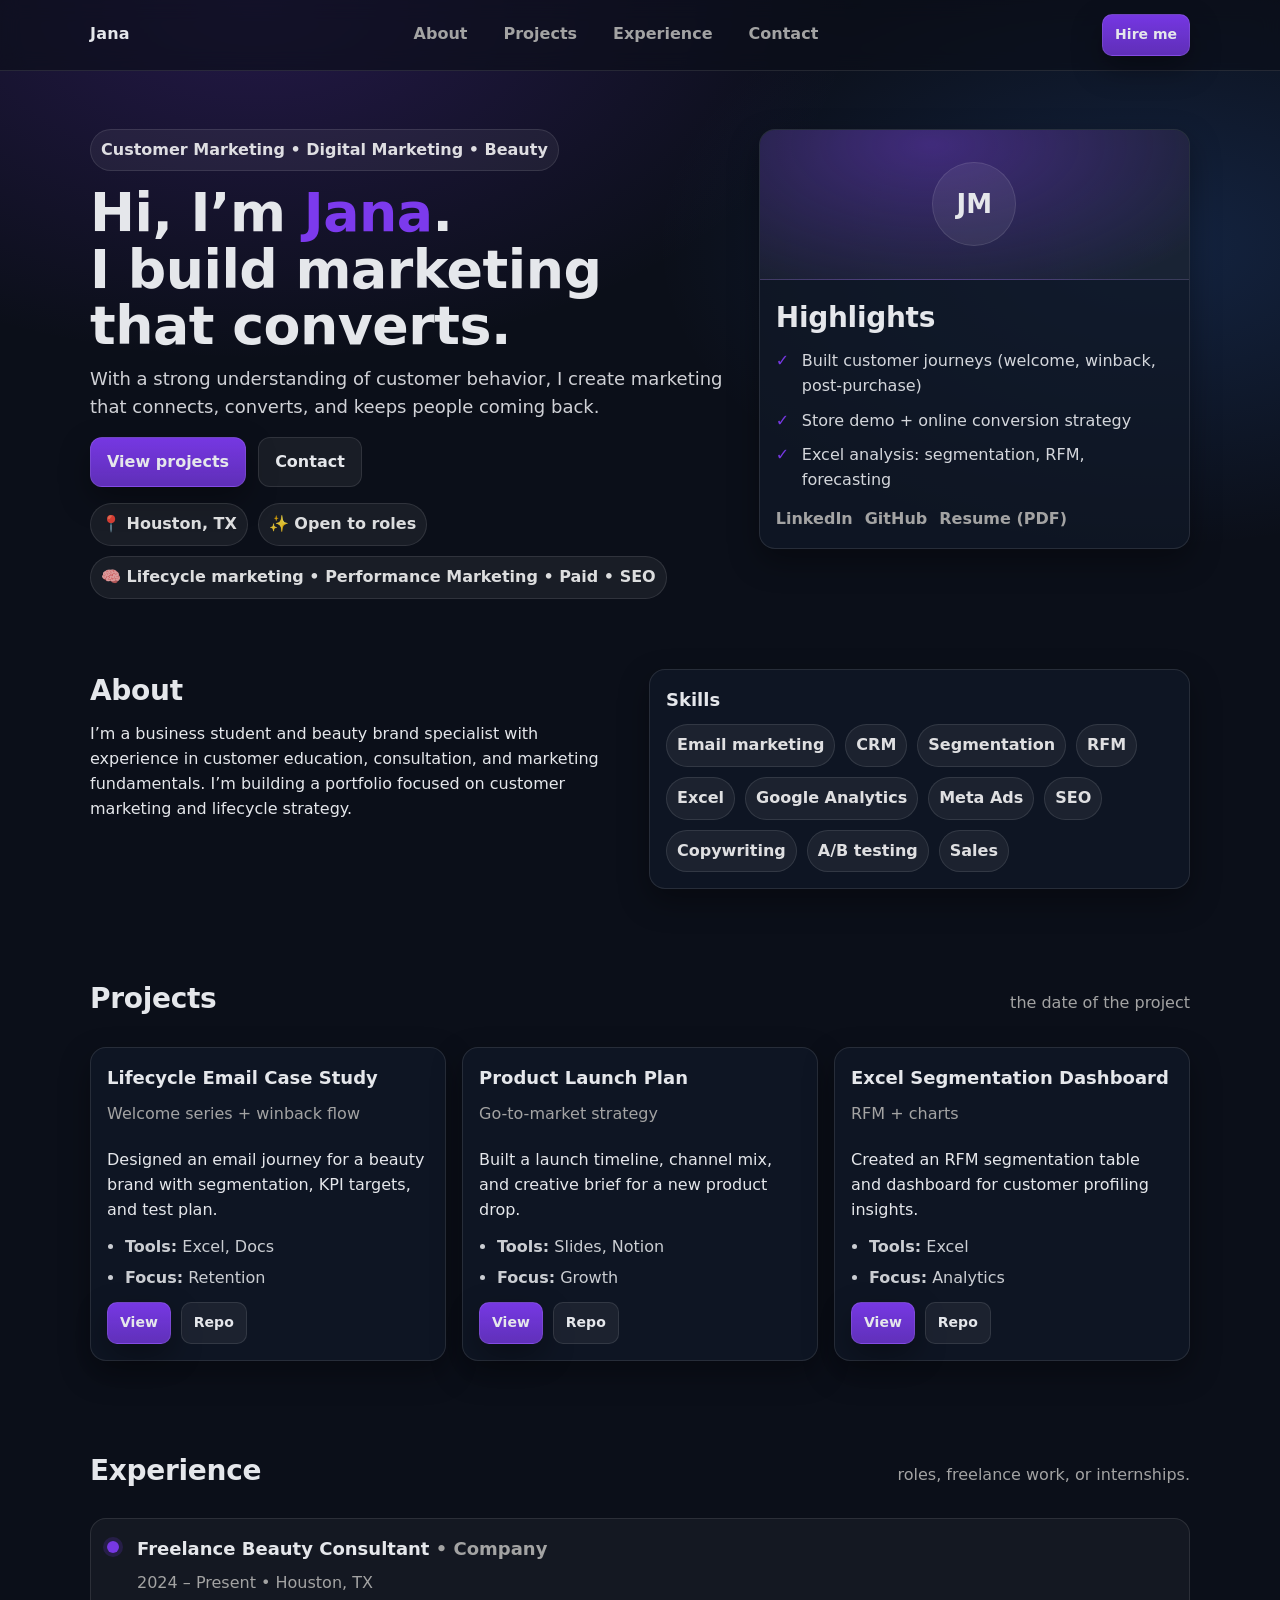
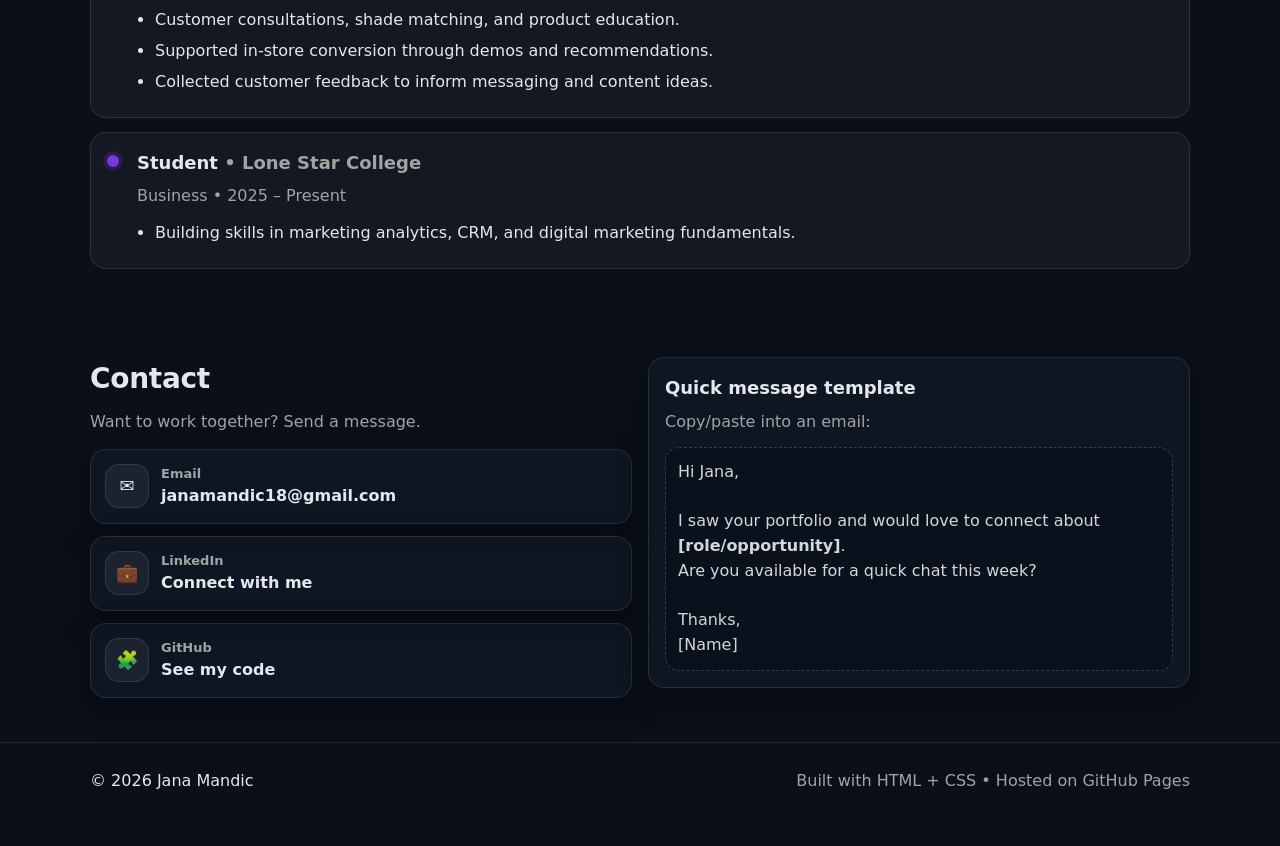
<file: index.html>
<!doctype html>
<html lang="en">
<head>
  <meta charset="utf-8" />
  <meta name="viewport" content="width=device-width, initial-scale=1" />
  <meta name="description" content="Portfolio website" />
  <title>Jana Mandic | Portfolio</title>
  <link rel="stylesheet" href="style.css" />
</head>

<body>
  <!-- Header / Nav -->
  <header class="site-header">
    <div class="container nav">
      <a class="logo" href="#top" id="top">Jana</a>

      <nav class="nav-links" aria-label="Primary">
        <a href="#about">About</a>
        <a href="#projects">Projects</a>
        <a href="#experience">Experience</a>
        <a href="#contact">Contact</a>
      </nav>

      <a class="btn btn-small" href="#contact">Hire me</a>
    </div>
  </header>

  <!-- Hero -->
  <main>
    <section class="hero">
      <div class="container hero-grid">
        <div>
          <p class="tag">Customer Marketing • Digital Marketing • Beauty</p>
          <h1>Hi, I’m <span class="accent">Jana</span>.<br/>I build marketing that converts.</h1>
          <p class="lead">
            With a strong understanding of customer behavior, I create marketing that connects, converts, and keeps people coming back.
          </p>

          <div class="hero-actions">
            <a class="btn" href="#projects">View projects</a>
            <a class="btn btn-ghost" href="#contact">Contact</a>
          </div>

          <div class="quick-info">
            <div class="pill">📍 Houston, TX</div>
            <div class="pill">✨ Open to roles</div>
            <div class="pill">🧠 Lifecycle marketing • Performance Marketing • Paid • SEO</div>
          </div>
        </div>

        <div class="hero-card">
          <div class="avatar" aria-hidden="true">
            <!-- Replace with your photo if you want:
                 <img src="assets/me.jpg" alt="Your Name"> -->
            <span>JM</span>
          </div>

          <div class="card-body">
            <h2 class="card-title">Highlights</h2>
            <ul class="checklist">
              <li>Built customer journeys (welcome, winback, post-purchase)</li>
              <li>Store demo + online conversion strategy</li>
              <li>Excel analysis: segmentation, RFM, forecasting</li>
            </ul>

            <div class="card-links">
              <a href="https://www.linkedin.com/" target="_blank" rel="noreferrer">LinkedIn</a>
              <a href="https://github.com/" target="_blank" rel="noreferrer">GitHub</a>
              <a href="#" target="_blank" rel="noreferrer">Resume (PDF)</a>
            </div>
          </div>
        </div>
      </div>
    </section>

    <!-- About -->
    <section id="about" class="section">
      <div class="container section-grid">
        <div>
          <h2>About</h2>
          <p>
            I’m a business student and beauty brand specialist with experience in customer education,
            consultation, and marketing fundamentals. I’m building a portfolio focused on customer marketing
            and lifecycle strategy.
          </p>
        </div>

        <div class="panel">
          <h3>Skills</h3>
          <div class="chips">
            <span class="chip">Email marketing</span>
            <span class="chip">CRM</span>
            <span class="chip">Segmentation</span>
            <span class="chip">RFM</span>
            <span class="chip">Excel</span>
            <span class="chip">Google Analytics</span>
            <span class="chip">Meta Ads</span>
            <span class="chip">SEO</span>
            <span class="chip">Copywriting</span>
            <span class="chip">A/B testing</span>
            <span class="chip">Sales</span>
          </div>
        </div>
      </div>
    </section>

    <!-- Projects -->
    <section id="projects" class="section">
      <div class="container">
        <div class="section-head">
          <h2>Projects</h2>
          <p class="muted">the date of the project</p>
        </div>

        <div class="cards">
          <article class="card">
            <div class="card-top">
              <h3>Lifecycle Email Case Study</h3>
              <p class="muted">Welcome series + winback flow</p>
            </div>
            <p>
              Designed an email journey for a beauty brand with segmentation, KPI targets, and test plan.
            </p>
            <ul class="meta">
              <li><strong>Tools:</strong> Excel, Docs</li>
              <li><strong>Focus:</strong> Retention</li>
            </ul>
            <div class="actions">
              <a class="btn btn-small" href="#" target="_blank" rel="noreferrer">View</a>
              <a class="btn btn-small btn-ghost" href="https://www.google.com" target="_blank" rel="noreferrer">Repo</a>
            </div>
          </article>

          <article class="card">
            <div class="card-top">
              <h3>Product Launch Plan</h3>
              <p class="muted">Go-to-market strategy</p>
            </div>
            <p>
              Built a launch timeline, channel mix, and creative brief for a new product drop.
            </p>
            <ul class="meta">
              <li><strong>Tools:</strong> Slides, Notion</li>
              <li><strong>Focus:</strong> Growth</li>
            </ul>
            <div class="actions">
              <a class="btn btn-small" href="#" target="_blank" rel="noreferrer">View</a>
              <a class="btn btn-small btn-ghost" href="#" target="_blank" rel="noreferrer">Repo</a>
            </div>
          </article>

          <article class="card">
            <div class="card-top">
              <h3>Excel Segmentation Dashboard</h3>
              <p class="muted">RFM + charts</p>
            </div>
            <p>
              Created an RFM segmentation table and dashboard for customer profiling insights.
            </p>
            <ul class="meta">
              <li><strong>Tools:</strong> Excel</li>
              <li><strong>Focus:</strong> Analytics</li>
            </ul>
            <div class="actions">
              <a class="btn btn-small" href="#" target="_blank" rel="noreferrer">View</a>
              <a class="btn btn-small btn-ghost" href="#" target="_blank" rel="noreferrer">Repo</a>
            </div>
          </article>
        </div>
      </div>
    </section>

    <!-- Experience -->
    <section id="experience" class="section">
      <div class="container">
        <div class="section-head">
          <h2>Experience</h2>
          <p class="muted">roles, freelance work, or internships.</p>
        </div>

        <div class="timeline">
          <div class="timeline-item">
            <div class="timeline-dot" aria-hidden="true"></div>
            <div>
              <h3>Freelance Beauty Consultant <span class="muted">• Company</span></h3>
              <p class="muted">2024 – Present • Houston, TX</p>
              <ul>
                <li>Customer consultations, shade matching, and product education.</li>
                <li>Supported in-store conversion through demos and recommendations.</li>
                <li>Collected customer feedback to inform messaging and content ideas.</li>
              </ul>
            </div>
          </div>

          <div class="timeline-item">
            <div class="timeline-dot" aria-hidden="true"></div>
            <div>
              <h3>Student <span class="muted">• Lone Star College</span></h3>
              <p class="muted">Business • 2025 – Present</p>
              <ul>
                <li>Building skills in marketing analytics, CRM, and digital marketing fundamentals.</li>
              </ul>
            </div>
          </div>
        </div>
      </div>
    </section>

    <!-- Contact -->
    <section id="contact" class="section">
      <div class="container contact">
        <div>
          <h2>Contact</h2>
          <p class="muted">Want to work together? Send a message.</p>

          <div class="contact-cards">
            <a class="contact-card" href="mailto:janamandic18@gmail.com">
              <span class="icon" aria-hidden="true">✉️</span>
              <div>
                <div class="label">Email</div>
                <div class="value">janamandic18@gmail.com</div>
              </div>
            </a>

            <a class="contact-card" href="https://www.linkedin.com/in/jana-mandic/" target="_blank" rel="noreferrer">
              <span class="icon" aria-hidden="true">💼</span>
              <div>
                <div class="label">LinkedIn</div>
                <div class="value">Connect with me</div>
              </div>
            </a>

            <a class="contact-card" href="https://github.com/" target="_blank" rel="noreferrer">
              <span class="icon" aria-hidden="true">🧩</span>
              <div>
                <div class="label">GitHub</div>
                <div class="value">See my code</div>
              </div>
            </a>
          </div>
        </div>

        <div class="panel">
          <h3>Quick message template</h3>
          <p class="muted">Copy/paste into an email:</p>
          <div class="message-box">
            Hi Jana, <br/><br/>
            I saw your portfolio and would love to connect about <strong>[role/opportunity]</strong>. <br/>
            Are you available for a quick chat this week? <br/><br/>
            Thanks, <br/>
            [Name]
          </div>
        </div>
      </div>
    </section>
  </main>

  <footer class="footer">
    <div class="container footer-row">
      <p>© <span id="year"></span> Jana Mandic </p>
      <p class="muted">Built with HTML + CSS • Hosted on GitHub Pages</p>
    </div>
  </footer>

  <script>
    // Tiny script only to keep the year current (optional).
    document.getElementById("year").textContent = new Date().getFullYear();
  </script>
</body>
</html>
</file>
<file: style.css>
/* ---------- Base ---------- */
:root{
  --bg: #0b0f19;
  --panel: #111827;
  --text: #e5e7eb;
  --muted: #a3a3a3;
  --accent: #7c3aed;
  --border: rgba(255,255,255,.10);
  --shadow: 0 12px 30px rgba(0,0,0,.35);
  --radius: 16px;
}

*{ box-sizing: border-box; }
html{ scroll-behavior: smooth; }
body{
  margin: 0;
  font-family: ui-sans-serif, system-ui, -apple-system, Segoe UI, Roboto, Helvetica, Arial, "Apple Color Emoji","Segoe UI Emoji";
  background: radial-gradient(1000px 600px at 20% 0%, rgba(124,58,237,.22), transparent 60%),
              radial-gradient(900px 550px at 90% 10%, rgba(59,130,246,.18), transparent 55%),
              var(--bg);
  color: var(--text);
  line-height: 1.55;
}

a{ color: inherit; text-decoration: none; }
p{ margin: 0 0 12px; }
ul{ margin: 10px 0 0; padding-left: 18px; }
li{ margin: 6px 0; }

.container{
  width: min(1100px, 92vw);
  margin: 0 auto;
}

.accent{ color: var(--accent); }
.muted{ color: var(--muted); }

/* ---------- Header ---------- */
.site-header{
  position: sticky;
  top: 0;
  z-index: 50;
  backdrop-filter: blur(10px);
  background: rgba(11,15,25,.65);
  border-bottom: 1px solid var(--border);
}

.nav{
  display: flex;
  align-items: center;
  justify-content: space-between;
  padding: 14px 0;
  gap: 16px;
}

.logo{
  font-weight: 800;
  letter-spacing: .2px;
}

.nav-links{
  display: flex;
  gap: 16px;
  flex-wrap: wrap;
  justify-content: center;
}

.nav-links a{
  color: var(--muted);
  font-weight: 600;
  padding: 8px 10px;
  border-radius: 10px;
}

.nav-links a:hover{
  color: var(--text);
  background: rgba(255,255,255,.06);
}

/* ---------- Buttons ---------- */
.btn{
  display: inline-flex;
  align-items: center;
  justify-content: center;
  gap: 8px;
  padding: 12px 16px;
  border-radius: 12px;
  border: 1px solid var(--border);
  background: linear-gradient(180deg, rgba(124,58,237,.95), rgba(124,58,237,.75));
  box-shadow: var(--shadow);
  font-weight: 700;
}

.btn:hover{ transform: translateY(-1px); }
.btn:active{ transform: translateY(0px); }

.btn-ghost{
  background: rgba(255,255,255,.06);
  box-shadow: none;
}

.btn-small{
  padding: 9px 12px;
  border-radius: 10px;
  font-size: 14px;
}

/* ---------- Hero ---------- */
.hero{
  padding: 58px 0 26px;
}

.hero-grid{
  display: grid;
  grid-template-columns: 1.2fr .8fr;
  gap: 22px;
  align-items: start;
}

.tag{
  display: inline-block;
  font-weight: 700;
  color: rgba(255,255,255,.85);
  background: rgba(255,255,255,.06);
  border: 1px solid var(--border);
  padding: 8px 10px;
  border-radius: 999px;
  margin-bottom: 14px;
}

h1{
  margin: 0 0 10px;
  line-height: 1.05;
  font-size: clamp(34px, 4.2vw, 54px);
  letter-spacing: -0.5px;
}

.lead{
  font-size: 18px;
  color: rgba(229,231,235,.90);
  max-width: 60ch;
}

.hero-actions{
  display: flex;
  gap: 12px;
  margin-top: 16px;
  flex-wrap: wrap;
}

.quick-info{
  display: flex;
  gap: 10px;
  flex-wrap: wrap;
  margin-top: 16px;
}

.pill{
  font-weight: 650;
  color: rgba(255,255,255,.85);
  background: rgba(255,255,255,.06);
  border: 1px solid var(--border);
  padding: 8px 10px;
  border-radius: 999px;
}

/* ---------- Panels / Cards ---------- */
.hero-card, .panel, .card, .contact-card{
  background: rgba(17,24,39,.75);
  border: 1px solid var(--border);
  border-radius: var(--radius);
  box-shadow: var(--shadow);
}

.hero-card{
  overflow: hidden;
}

.avatar{
  height: 150px;
  display: grid;
  place-items: center;
  border-bottom: 1px solid var(--border);
  background: radial-gradient(600px 300px at 40% 10%, rgba(124,58,237,.40), transparent 55%),
              rgba(255,255,255,.04);
}
.avatar span{
  width: 84px;
  height: 84px;
  border-radius: 999px;
  display: grid;
  place-items: center;
  font-weight: 900;
  font-size: 26px;
  background: rgba(255,255,255,.07);
  border: 1px solid var(--border);
}
.card-body{ padding: 16px; }
.card-title{ margin: 0 0 10px; }

.checklist{
  list-style: none;
  padding: 0;
  margin: 0;
}
.checklist li{
  margin: 10px 0;
  padding-left: 26px;
  position: relative;
  color: rgba(229,231,235,.92);
}
.checklist li::before{
  content: "✓";
  position: absolute;
  left: 0;
  top: 0;
  color: rgba(124,58,237,.95);
  font-weight: 900;
}

.card-links{
  display: flex;
  gap: 12px;
  flex-wrap: wrap;
  margin-top: 14px;
}
.card-links a{
  color: var(--muted);
  font-weight: 700;
}
.card-links a:hover{ color: var(--text); }

/* ---------- Sections ---------- */
.section{
  padding: 44px 0;
}

.section-head{
  display: flex;
  align-items: baseline;
  justify-content: space-between;
  gap: 16px;
  margin-bottom: 16px;
}

.section-grid{
  display: grid;
  grid-template-columns: 1fr 1fr;
  gap: 18px;
  align-items: start;
}

h2{
  margin: 0 0 10px;
  font-size: 28px;
  letter-spacing: -0.3px;
}

h3{
  margin: 0 0 8px;
  font-size: 18px;
}

.panel{
  padding: 16px;
}

/* Chips */
.chips{
  display: flex;
  flex-wrap: wrap;
  gap: 10px;
  margin-top: 10px;
}
.chip{
  background: rgba(255,255,255,.06);
  border: 1px solid var(--border);
  padding: 8px 10px;
  border-radius: 999px;
  font-weight: 650;
  color: rgba(255,255,255,.86);
}

/* Project cards */
.cards{
  display: grid;
  grid-template-columns: repeat(3, 1fr);
  gap: 16px;
  margin-top: 14px;
}

.card{
  padding: 16px;
  transition: transform .15s ease;
}
.card:hover{ transform: translateY(-3px); }

.card-top{
  display: grid;
  gap: 2px;
  margin-bottom: 10px;
}

.meta{
  color: rgba(229,231,235,.88);
}

.actions{
  display: flex;
  gap: 10px;
  flex-wrap: wrap;
  margin-top: 12px;
}

/* Timeline */
.timeline{
  display: grid;
  gap: 14px;
  margin-top: 10px;
}
.timeline-item{
  display: grid;
  grid-template-columns: 18px 1fr;
  gap: 12px;
  align-items: start;
  padding: 16px;
  border: 1px solid var(--border);
  border-radius: var(--radius);
  background: rgba(255,255,255,.04);
}
.timeline-dot{
  width: 12px;
  height: 12px;
  border-radius: 999px;
  margin-top: 6px;
  background: rgba(124,58,237,.95);
  box-shadow: 0 0 0 4px rgba(124,58,237,.18);
}

/* Contact */
.contact{
  display: grid;
  grid-template-columns: 1fr 1fr;
  gap: 16px;
  align-items: start;
}

.contact-cards{
  display: grid;
  gap: 12px;
  margin-top: 14px;
}

.contact-card{
  display: grid;
  grid-template-columns: 44px 1fr;
  gap: 12px;
  padding: 14px;
  transition: transform .15s ease;
}
.contact-card:hover{ transform: translateY(-2px); }

.icon{
  width: 44px;
  height: 44px;
  border-radius: 14px;
  display: grid;
  place-items: center;
  background: rgba(255,255,255,.06);
  border: 1px solid var(--border);
  font-size: 18px;
}

.label{
  color: var(--muted);
  font-weight: 700;
  font-size: 13px;
}
.value{
  font-weight: 800;
}

/* Message box */
.message-box{
  margin-top: 10px;
  padding: 12px;
  border-radius: 14px;
  border: 1px dashed rgba(255,255,255,.18);
  background: rgba(0,0,0,.18);
  color: rgba(229,231,235,.92);
}

/* Footer */
.footer{
  padding: 26px 0 40px;
  border-top: 1px solid var(--border);
  background: rgba(11,15,25,.55);
}
.footer-row{
  display: flex;
  justify-content: space-between;
  align-items: center;
  gap: 14px;
  flex-wrap: wrap;
}

/* ---------- Responsive ---------- */
@media (max-width: 900px){
  .hero-grid{ grid-template-columns: 1fr; }
  .section-grid{ grid-template-columns: 1fr; }
  .cards{ grid-template-columns: 1fr; }
  .contact{ grid-template-columns: 1fr; }
  .nav-links{ display: none; } /* simplify on mobile */
}
</file>
